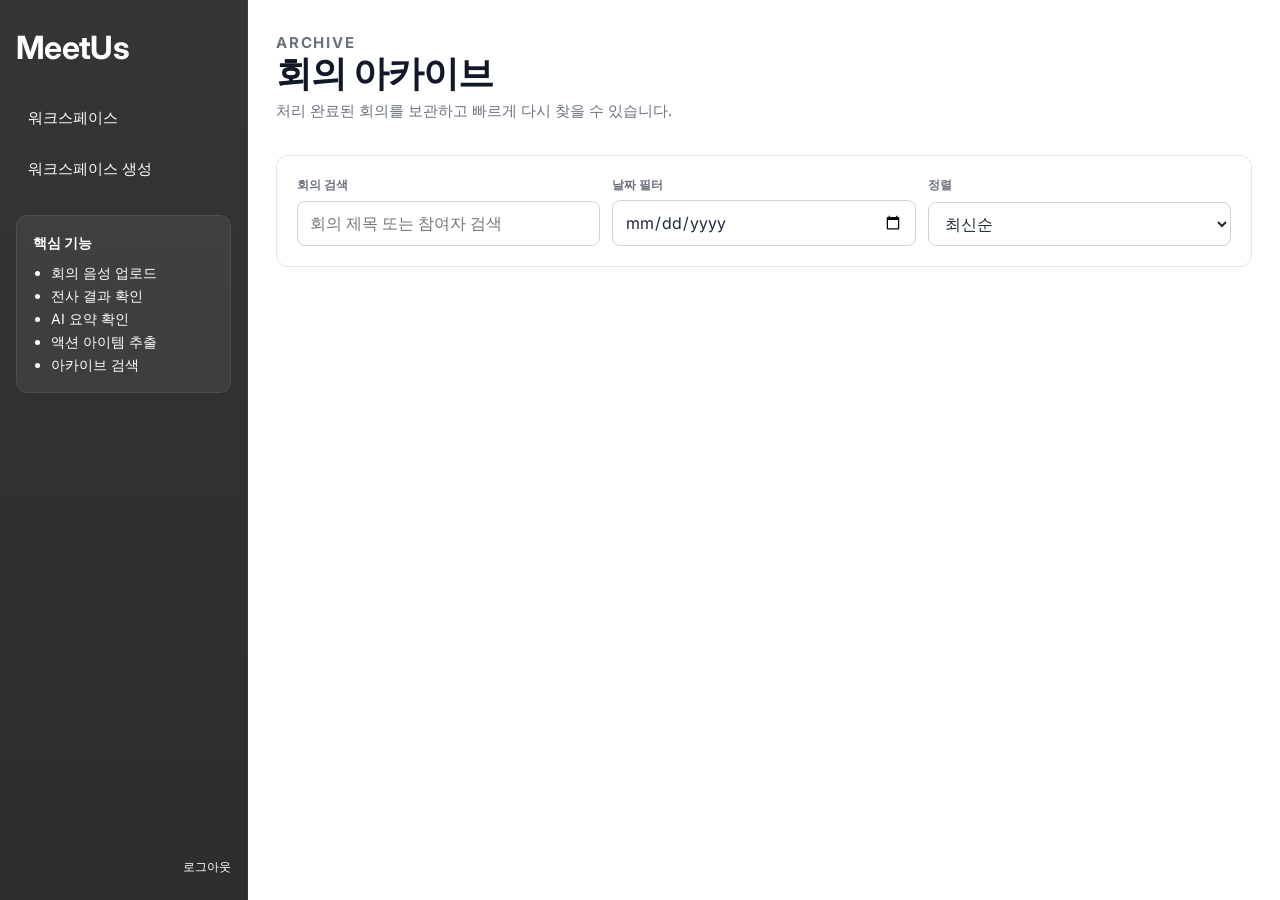
<file: frontend/archive.html>
<!doctype html>
<html lang="ko">
  <head>
    <meta charset="UTF-8" />
    <meta name="viewport" content="width=device-width, initial-scale=1.0" />
    <title>MeetUs - 아카이브</title>
    <link rel="preconnect" href="https://fonts.googleapis.com" />
    <link rel="preconnect" href="https://fonts.gstatic.com" crossorigin />
    <link href="https://fonts.googleapis.com/css2?family=Inter:wght@400;500;600;700&display=swap" rel="stylesheet" />
    <link rel="stylesheet" href="./assets/styles.css" />
  </head>
  <body>
    <main class="app-shell">
      <aside class="sidebar">
        <div class="brand-block">
          <h1>MeetUs</h1>
        </div>
        <nav class="nav-group">
          <a class="nav-item" href="./dashboard.html">대시보드</a>
          <a class="nav-item" href="./upload.html">회의 업로드</a>
          <a class="nav-item" href="./index.html">회의 목록</a>
          <a class="nav-item active" href="./archive.html">아카이브</a>
        </nav>
        <div class="sidebar-card">
          <h3>아카이브 안내</h3>
          <p>완료되었거나 실패한 회의를 중심으로 검색, 날짜 필터, 최신순 정렬을 제공합니다.</p>
        </div>
        <div class="sidebar-footer">
          <button id="logout-btn" class="sidebar-logout-btn" type="button">로그아웃</button>
        </div>
      </aside>

      <section class="content-shell">
        <header class="topbar">
          <div class="page-title">
            <p class="eyebrow">Archive</p>
            <h2>회의 아카이브</h2>
            <p>처리 완료된 회의를 보관하고 빠르게 다시 찾을 수 있습니다.</p>
          </div>
          <div class="topbar-actions">
            <span id="current-workspace" class="muted"></span>
            <span id="current-user" class="muted"></span>
          </div>
        </header>

        <section class="card">
          <div class="filters">
            <div class="field">
              <label for="search-input">회의 검색</label>
              <input id="search-input" type="search" placeholder="회의 제목 또는 참여자 검색" />
            </div>
            <div class="field">
              <label for="date-filter">날짜 필터</label>
              <input id="date-filter" type="date" />
            </div>
            <div class="field">
              <label for="sort-filter">정렬</label>
              <select id="sort-filter">
                <option value="date-desc">최신순</option>
                <option value="date-asc">오래된순</option>
              </select>
            </div>
          </div>
        </section>

        <section id="archive-list" class="meeting-list"></section>
        <div id="archive-pagination" class="pagination hidden"></div>
        <p id="empty-state" class="empty-state hidden">Archive에 표시할 회의가 없습니다.</p>
      </section>
    </main>

    <script src="./sidebar.js"></script>
    <script src="./mobile-nav.js"></script>
    <script src="./runtime-config.js"></script>
    <script type="module" src="./pages/archivePage.js"></script>
  </body>
</html>
</file>
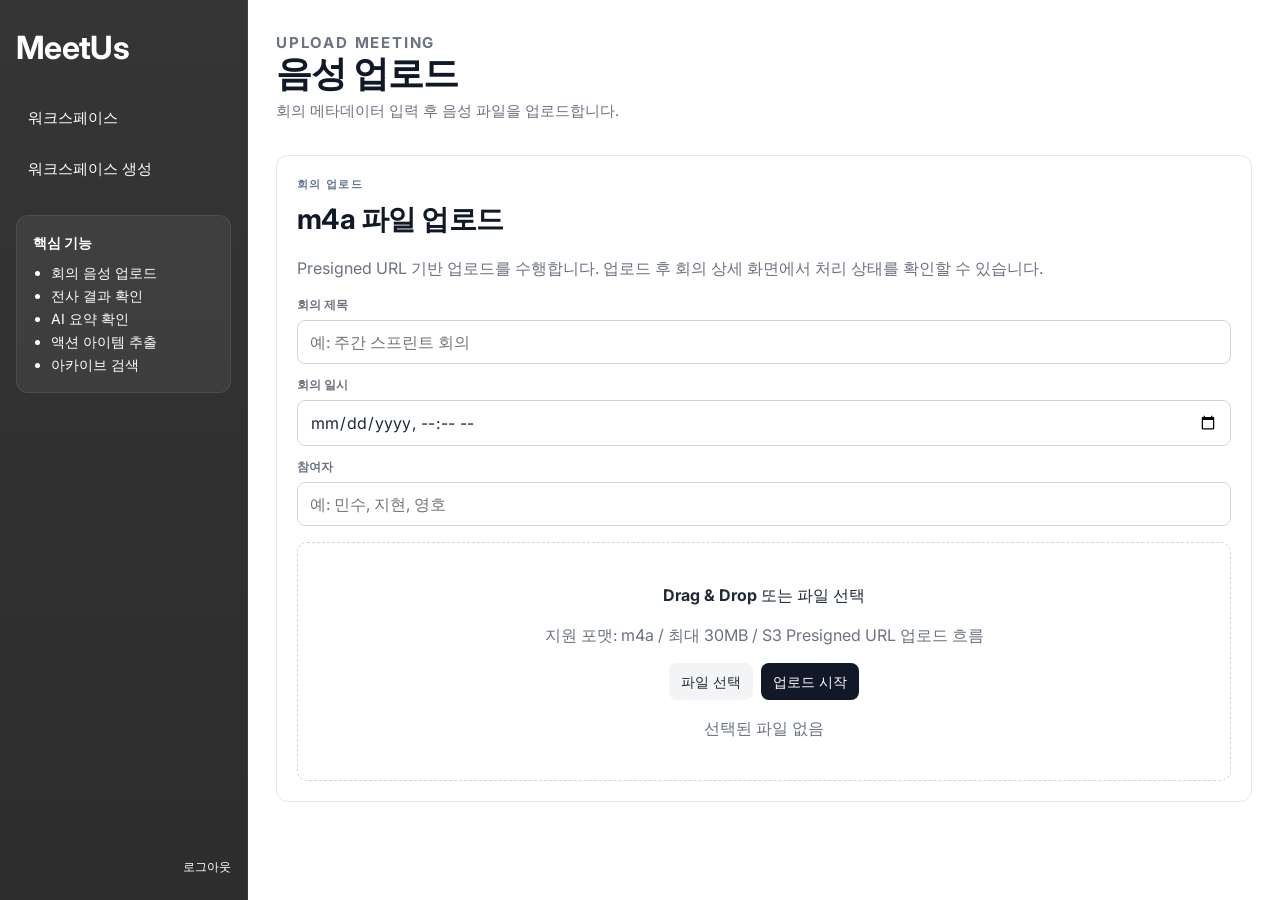
<file: frontend/upload.html>
<!doctype html>
<html lang="ko">
  <head>
    <meta charset="UTF-8" />
    <meta name="viewport" content="width=device-width, initial-scale=1.0" />
    <title>MeetUs - 회의 업로드</title>
    <link rel="preconnect" href="https://fonts.googleapis.com" />
    <link rel="preconnect" href="https://fonts.gstatic.com" crossorigin />
    <link href="https://fonts.googleapis.com/css2?family=Inter:wght@400;500;600;700&display=swap" rel="stylesheet" />
    <link rel="stylesheet" href="./assets/styles.css" />
  </head>
  <body>
    <main class="app-shell">
      <aside class="sidebar">
        <div class="brand-block">
          <h1>MeetUs</h1>
        </div>
        <nav class="nav-group">
          <a class="nav-item" href="./dashboard.html">대시보드</a>
          <a class="nav-item active" href="./upload.html">회의 업로드</a>
          <a class="nav-item" href="./index.html">회의 목록</a>
          <a class="nav-item" href="./archive.html">아카이브</a>
        </nav>
        <div class="sidebar-card">
          <h3>업로드 규칙</h3>
          <ul>
            <li>지원 포맷: m4a</li>
            <li>최대 파일 크기: 30MB</li>
            <li>Presigned URL 업로드 방식</li>
          </ul>
        </div>
        <div class="sidebar-footer">
          <button id="logout-btn" class="sidebar-logout-btn" type="button">로그아웃</button>
        </div>
      </aside>

      <section class="content-shell">
        <header class="topbar">
          <div class="page-title">
            <p class="eyebrow">Upload Meeting</p>
            <h2>음성 업로드</h2>
            <p>회의 메타데이터 입력 후 음성 파일을 업로드합니다.</p>
          </div>
          <div class="topbar-actions">
            <span id="current-workspace" class="muted"></span>
            <span id="current-user" class="muted"></span>
          </div>
        </header>

        <section id="upload-root"></section>
      </section>
    </main>

    <script src="./sidebar.js"></script>
    <script src="./mobile-nav.js"></script>
    <script src="./runtime-config.js"></script>
    <script type="module" src="./pages/uploadPage.js"></script>
  </body>
</html>
</file>
<file: frontend/assets/styles.css>
:root {
  --bg: #ffffff;
  --bg-elevated: #ffffff;
  --sidebar-bg: #2f2f2f;
  --surface: #ffffff;
  --surface-strong: #ffffff;
  --surface-subtle: #f3f4f6;
  --surface-hover: #eceef2;
  --text: #1f2937;
  --text-strong: #111827;
  --text-muted: #6b7280;
  --line: #e5e7eb;
  --line-soft: #d1d5db;
  --accent: #8fb6ff;
  --accent-soft: rgba(143, 182, 255, 0.16);
  --danger: #ff8b8b;
  --danger-soft: rgba(255, 139, 139, 0.14);
  --shadow: none;
  --space-1: 4px;
  --space-2: 8px;
  --space-3: 12px;
  --space-4: 16px;
  --space-5: 20px;
  --space-6: 24px;
  --space-7: 28px;
  --radius-sm: 8px;
  --radius-md: 10px;
  --radius-lg: 12px;
  --sidebar-width: 248px;
  --transition: 160ms ease;
}

* {
  box-sizing: border-box;
}

html,
body {
  margin: 0;
  min-height: 100%;
  background: var(--bg);
  color: var(--text);
  font-family: Inter, sans-serif;
}

body {
  line-height: 1.5;
}

a {
  color: inherit;
  text-decoration: none;
}

button,
input,
select {
  font: inherit;
}

.app-shell {
  min-height: 100vh;
}

.auth-shell {
  min-height: 100vh;
  display: grid;
  grid-template-columns: minmax(0, 1.05fr) minmax(420px, 0.95fr);
  background: #ffffff;
}

.sidebar {
  position: fixed;
  inset: 0 auto 0 0;
  width: var(--sidebar-width);
  overflow-y: auto;
  background: linear-gradient(180deg, #353535 0%, #2d2d2d 100%);
  color: var(--text);
  padding: var(--space-6) var(--space-4);
  display: flex;
  flex-direction: column;
  gap: var(--space-6);
  border-right: 1px solid rgba(255, 255, 255, 0.06);
}

.sidebar-footer {
  margin-top: auto;
  display: flex;
  justify-content: flex-end;
  padding-top: var(--space-2);
}

.sidebar-logout-btn {
  border: 0;
  background: transparent;
  color: #ffffff;
  font-size: 12px;
  font-weight: 500;
  padding: 0;
  cursor: pointer;
  transition: opacity var(--transition);
}

.sidebar-logout-btn:hover {
  opacity: 0.72;
}

.brand-block h1 {
  margin: 0;
  font-size: 32px;
  font-weight: 700;
  letter-spacing: -0.02em;
  color: #ffffff;
}

.brand-block p {
  margin: var(--space-2) 0 0;
  color: #ffffff;
  line-height: 1.55;
  font-size: 16px;
}

.nav-group {
  display: grid;
  gap: 6px;
}

.nav-item {
  display: flex;
  align-items: center;
  gap: var(--space-2);
  padding: 11px 12px;
  border-radius: var(--radius-sm);
  color: #ffffff;
  font-size: 15px;
  transition: background-color var(--transition), color var(--transition);
}

.nav-item:hover {
  background: rgba(255, 255, 255, 0.08);
}

.nav-item.active {
  background: rgba(255, 255, 255, 0.14);
  color: #ffffff;
  font-weight: 600;
}

.sidebar-card {
  padding: var(--space-4);
  border-radius: var(--radius-lg);
  background: rgba(255, 255, 255, 0.06);
  border: 1px solid rgba(255, 255, 255, 0.08);
}

.sidebar-card h3 {
  margin: 0 0 var(--space-2);
  font-size: 14px;
  color: #ffffff;
}

.sidebar-card p,
.sidebar-card li {
  color: #ffffff;
  line-height: 1.65;
  font-size: 14px;
}

.sidebar-card ul {
  margin: 0;
  padding-left: 18px;
}

.content-shell {
  min-height: 100vh;
  margin-left: var(--sidebar-width);
  width: calc(100% - var(--sidebar-width));
  padding: var(--space-6) var(--space-7) var(--space-7);
  display: grid;
  align-content: start;
  gap: var(--space-5);
  background: #ffffff;
}

.dashboard-shell {
  padding-top: 18px;
}

.topbar {
  display: grid;
  gap: var(--space-3);
}

.page-title h2 {
  margin: 0;
  color: var(--text-strong);
  font-size: 36px;
  line-height: 1.05;
  letter-spacing: -0.03em;
}

.page-title p {
  margin: var(--space-2) 0 0;
  color: var(--text-muted);
  font-size: 15px;
}

.topbar-actions {
  display: flex;
  align-items: center;
  flex-wrap: wrap;
  gap: var(--space-2);
}

.muted {
  color: var(--text-muted);
}

.eyebrow {
  margin: 0 0 6px;
  color: #64748b;
  font-size: 11px;
  font-weight: 700;
  letter-spacing: 0.12em;
  text-transform: uppercase;
}

.btn {
  display: inline-flex;
  align-items: center;
  justify-content: center;
  min-height: 36px;
  padding: 8px 12px;
  border: 0;
  border-radius: var(--radius-sm);
  background: var(--surface-subtle);
  color: var(--text);
  font-size: 14px;
  font-weight: 500;
  cursor: pointer;
  transition: background-color var(--transition), color var(--transition), opacity var(--transition);
}

.btn:hover {
  background: var(--surface-hover);
}

.btn:disabled {
  opacity: 0.48;
  cursor: not-allowed;
}

.btn-primary {
  background: var(--text-strong);
  color: #ffffff;
}

.btn-primary:hover {
  background: #383838;
}

.detail-actions,
.meeting-card-actions {
  display: flex;
  align-items: center;
  gap: var(--space-2);
  flex-wrap: wrap;
}

.meeting-card-delete {
  border: 0;
  background: transparent;
  color: #b42318;
  font-size: 14px;
  font-weight: 500;
  cursor: pointer;
  padding: 0;
}

.meeting-card-delete:hover {
  opacity: 0.72;
}

.btn-danger {
  background: var(--danger-soft);
  color: #ffd0d0;
}

.btn-danger:hover {
  background: rgba(255, 139, 139, 0.22);
}

.link {
  color: #383838;
  font-size: 14px;
  font-weight: 600;
}

.link:hover {
  color: #111827;
}

.card,
.metric-card,
.meeting-card {
  background: var(--surface);
  border: 1px solid var(--line);
  border-radius: var(--radius-lg);
  box-shadow: none;
}

.card {
  padding: var(--space-5);
}

.metric-card {
  padding: var(--space-4);
}

.meeting-card {
  display: grid;
  gap: var(--space-4);
  padding: var(--space-5);
}

.card-head,
.meeting-card-head,
.meeting-card-foot,
.todo-item-head,
.transcript-item-head,
.todo-group-title {
  display: flex;
  justify-content: space-between;
  align-items: flex-start;
  gap: var(--space-3);
}

.card-head {
  margin-bottom: var(--space-4);
}

.card-head h3,
.meeting-card h3,
.meeting-card h4,
.todo-item h4,
.todo-group-card h4 {
  margin: 0;
  font-size: 19px;
  color: var(--text-strong);
  letter-spacing: -0.02em;
}

.card-head p,
.meeting-card p,
.summary-box,
.transcript-item p,
.todo-item p {
  color: var(--text-muted);
}

.grid-two {
  display: grid;
  grid-template-columns: 1.18fr 0.82fr;
  gap: var(--space-5);
}

.grid-three {
  display: grid;
  grid-template-columns: repeat(3, minmax(0, 1fr));
  gap: var(--space-5);
}

.metrics-grid {
  display: grid;
  grid-template-columns: repeat(4, minmax(0, 1fr));
  gap: var(--space-4);
}

.metric-card strong {
  display: block;
  margin-top: var(--space-3);
  color: var(--text-strong);
  font-size: 30px;
  line-height: 1;
}

.filters {
  display: flex;
  gap: var(--space-3);
  flex-wrap: wrap;
}

.field {
  display: grid;
  gap: 6px;
  min-width: 0;
  flex: 1 1 0;
}

.field label,
.field span {
  color: var(--text-muted);
  font-size: 12px;
  font-weight: 600;
}

.field input,
.field select {
  min-height: 40px;
  border: 1px solid var(--line-soft);
  border-radius: var(--radius-sm);
  background: var(--surface-strong);
  padding: 9px 12px;
  color: var(--text);
  outline: none;
  transition: border-color var(--transition), background-color var(--transition);
}

.input-with-icon {
  position: relative;
}

.input-with-icon .input-icon {
  position: absolute;
  left: 12px;
  top: 50%;
  transform: translateY(-50%);
  color: var(--text-strong);
  font-size: 14px;
  line-height: 1;
  pointer-events: none;
}

.input-with-icon .input-icon svg {
  display: block;
  width: 16px;
  height: 16px;
  fill: currentColor;
}

.input-with-icon input {
  padding-left: 34px;
}

.field input:focus,
.field select:focus {
  border-color: var(--accent);
  background: #ffffff;
}

.meeting-list,
.workspace-list,
.todo-group,
.todo-list,
.transcript-box,
.workspace-side-stack {
  display: grid;
  gap: var(--space-4);
}

.pagination {
  display: flex;
  align-items: center;
  justify-content: center;
  flex-wrap: wrap;
  gap: var(--space-2);
  margin-top: var(--space-5);
}

.meeting-card-meta {
  display: flex;
  flex-wrap: wrap;
  gap: var(--space-3);
  color: var(--text-muted);
  font-size: 13px;
}

.meeting-card-summary {
  margin: 0;
  line-height: 1.6;
  color: var(--text-muted);
}

.badge {
  display: inline-flex;
  align-items: center;
  border-radius: 6px;
  padding: 4px 8px;
  font-size: 11px;
  font-weight: 700;
  line-height: 1;
  letter-spacing: 0.04em;
}

.stage-UPLOADED {
  background: #eef2f7;
  color: #475569;
}

.stage-TRANSCRIBING {
  background: #e8f0ff;
  color: #365da8;
}

.stage-SUMMARIZING {
  background: #fff4df;
  color: #9a6700;
}

.stage-COMPLETED {
  background: #eaf8f1;
  color: #0f766e;
}

.stage-FAILED {
  background: #fbeaea;
  color: #b91c1c;
}

.card.stage-UPLOADED,
.card.stage-TRANSCRIBING,
.card.stage-SUMMARIZING,
.card.stage-COMPLETED,
.card.stage-FAILED {
  border-color: transparent;
}

.upload-zone {
  border: 1px solid var(--line);
  border-radius: var(--radius-lg);
  background: var(--surface);
  padding: var(--space-5);
  box-shadow: var(--shadow);
}

.upload-zone.dragover,
.upload-drop:hover {
  background: #f8fafc;
}

.upload-header h3 {
  margin: 0;
  color: var(--text-strong);
  font-size: 28px;
  letter-spacing: -0.02em;
}

.upload-form {
  display: grid;
  gap: var(--space-3);
  margin-top: var(--space-4);
}

.upload-drop {
  margin-top: var(--space-4);
  padding: var(--space-6);
  border-radius: var(--radius-md);
  border: 1px dashed var(--line-soft);
  background: var(--surface-strong);
  text-align: center;
  transition: background-color var(--transition), border-color var(--transition);
}

.upload-actions,
.progress-meta,
.inline-actions,
.summary-actions,
.workspace-actions {
  display: flex;
  gap: var(--space-2);
  align-items: center;
}

.upload-actions {
  justify-content: center;
  margin-top: var(--space-4);
}

.upload-progress {
  margin-top: var(--space-4);
  padding: var(--space-4);
  border: 1px solid var(--line);
  border-radius: var(--radius-md);
  background: var(--surface-strong);
}

.progress-meta {
  justify-content: space-between;
}

.progress-wrap {
  width: 100%;
  height: 6px;
  margin-top: var(--space-3);
  border-radius: 999px;
  background: #e5e7eb;
  overflow: hidden;
}

.progress-bar {
  height: 100%;
  width: 0;
  background: var(--accent);
  transition: width 0.2s ease;
}

.detail-layout,
.workspace-grid {
  display: grid;
  gap: var(--space-5);
}

.detail-layout {
  grid-template-columns: 1.1fr 0.9fr;
}

.workspace-grid {
  grid-template-columns: minmax(0, 1fr) 320px;
}

.workspace-sticky-card {
  position: sticky;
  top: var(--space-6);
  align-self: start;
  height: fit-content;
}

.workspace-mobile-search-card {
  display: none;
}

.auth-form.workspace-search-form {
  display: flex;
  align-items: end;
  gap: var(--space-2);
  margin-top: var(--space-3);
}

.auth-form.workspace-search-form .field {
  flex: 1 1 auto;
  margin: 0;
}

.auth-form.workspace-search-form .input-with-icon {
  width: 100%;
}

.auth-form.workspace-search-form .workspace-search-input {
  width: 100%;
}

.auth-form.workspace-search-form .btn {
  flex: 0 0 auto;
  width: 60px;
  min-width: 60px;
  min-height: 45px;
  height: 45px;
  padding: 0 10px;
}

.workspace-text-button {
  margin-top: 0;
  width: fit-content;
  display: inline-flex;
  text-align: left;
  min-height: auto;
  padding: 0;
}

.workspace-actions .auth-switch-link.workspace-text-button {
  width: fit-content;
  display: inline-flex;
  padding: 0;
  min-height: auto;
  text-align: center;
  margin-left: auto;
  margin-right: auto;
}

.workspace-actions .workspace-leave-btn {
  width: 100%;
}

@media (min-width: 1081px) {
  .dashboard-page {
    overflow: hidden;
  }

  .dashboard-page .app-shell {
    height: 100vh;
    overflow: hidden;
  }

  .dashboard-page .content-shell.dashboard-shell {
    height: 100vh;
    min-height: 100vh;
    overflow: hidden;
    grid-template-rows: auto auto minmax(0, 1fr);
    align-content: stretch;
  }

  .dashboard-page .dashboard-lists-grid {
    min-height: 0;
  }

  .dashboard-page .dashboard-scroll-card {
    display: flex;
    flex-direction: column;
    min-height: 0;
  }

  .dashboard-page .dashboard-scroll-content {
    min-height: 0;
    overflow-y: auto;
    padding-right: 4px;
  }
}

.transcript-item,
.todo-group-card,
.todo-item {
  border: 1px solid var(--line);
  background: var(--surface-strong);
}

.transcript-item {
  border-radius: var(--radius-md);
  padding: var(--space-4);
}

.transcript-item strong {
  color: var(--text-strong);
  font-size: 14px;
}

.transcript-item p {
  margin: 0;
  line-height: 1.7;
}

.todo-group-card {
  border-radius: var(--radius-md);
  padding: var(--space-4);
}

.todo-item {
  border-radius: var(--radius-sm);
  padding: var(--space-3);
}

.todo-item p {
  margin: var(--space-2) 0 0;
  line-height: 1.6;
}

.summary-box {
  line-height: 1.7;
  white-space: pre-wrap;
}

.empty-state {
  padding: var(--space-5);
  border-radius: var(--radius-md);
  border: 1px dashed var(--line-soft);
  background: #f9fafb;
  text-align: center;
  color: var(--text-muted);
}

.modal-overlay {
  position: fixed;
  inset: 0;
  display: none;
  align-items: center;
  justify-content: center;
  background: rgba(10, 10, 10, 0.55);
  padding: var(--space-4);
  z-index: 50;
}

.modal-overlay.active {
  display: flex;
}

.modal-panel,
.auth-card {
  background: var(--surface);
  border: 1px solid var(--line);
  border-radius: var(--radius-lg);
  box-shadow: none;
}

.modal-panel {
  width: min(100%, 480px);
  padding: var(--space-6);
}

.modal-actions {
  display: flex;
  justify-content: flex-end;
  gap: var(--space-2);
  margin-top: var(--space-5);
}

.auth-panel {
  color: var(--text);
  padding: 56px;
  display: flex;
  flex-direction: column;
  justify-content: center;
  gap: var(--space-6);
  background: linear-gradient(180deg, #3f3f3f 0%, #2f2f2f 100%);
}

.auth-panel h1 {
  margin: 0;
  color: #ffffff;
  font-size: 42px;
  line-height: 1.06;
  letter-spacing: -0.03em;
}

.auth-panel p {
  margin: 0;
  color: rgba(245, 247, 251, 0.78);
}

.auth-card-wrap {
  padding: 48px;
  display: flex;
  align-items: center;
  justify-content: center;
  background: #ffffff;
}

.auth-card {
  width: min(100%, 440px);
  padding: var(--space-6);
}

.auth-card h2 {
  margin: 0;
  color: var(--text-strong);
  font-size: 30px;
  letter-spacing: -0.02em;
}

.auth-form {
  display: grid;
  gap: var(--space-3);
  margin-top: var(--space-4);
}

.auth-switch-link {
  margin-top: var(--space-2);
  border: 0;
  background: transparent !important;
  color: var(--text-muted);
  font-size: 14px;
  padding: 0;
  width: 100%;
  display: block;
  text-align: center;
  cursor: pointer;
}

.auth-switch-link:hover {
  color: var(--text-strong);
  text-decoration: underline;
}

.auth-helper {
  margin-top: var(--space-5);
  padding-top: var(--space-5);
  border-top: 1px solid var(--line);
}

.hidden {
  display: none;
}

.mobile-topbar,
.mobile-nav-backdrop {
  display: none;
}

.mobile-topbar {
  align-items: center;
  justify-content: space-between;
  padding: 0 var(--space-4);
  height: 56px;
  background: linear-gradient(180deg, #353535 0%, #2d2d2d 100%);
  color: #ffffff;
  border-bottom: 1px solid rgba(255, 255, 255, 0.08);
  position: fixed;
  top: 0;
  left: 0;
  right: 0;
  z-index: 1400;
}

.mobile-topbar-brand {
  font-size: 22px;
  font-weight: 700;
  letter-spacing: -0.02em;
}

.mobile-nav-toggle {
  border: 0;
  background: transparent;
  color: #ffffff;
  font-size: 24px;
  line-height: 1;
  padding: 0;
  cursor: pointer;
}

.mobile-nav-backdrop {
  position: fixed;
  inset: 0;
  border: 0;
  padding: 0;
  background: rgba(0, 0, 0, 0.5);
  z-index: 1300;
}

@media (max-width: 1080px) {
  .mobile-topbar {
    display: flex;
  }

  .app-shell {
    padding-top: 56px;
  }

  .mobile-nav-backdrop {
    display: block;
    opacity: 0;
    pointer-events: none;
    transition: opacity var(--transition);
  }

  body.nav-open .mobile-nav-backdrop {
    opacity: 1;
    pointer-events: auto;
  }

  .sidebar {
    position: fixed;
    top: 0;
    right: 0;
    bottom: 0;
    left: auto;
    width: min(82vw, 320px);
    height: 100vh;
    border-right: 0;
    border-left: 1px solid rgba(255, 255, 255, 0.08);
    transform: translateX(100%);
    transition: transform var(--transition);
    z-index: 1500;
  }

  body.nav-open .sidebar {
    transform: translateX(0);
  }

  .content-shell {
    margin-left: 0;
    width: 100%;
    padding: var(--space-5);
  }

  .auth-shell,
  .workspace-grid,
  .detail-layout,
  .grid-two,
  .grid-three {
    grid-template-columns: 1fr;
  }

  .workspace-side-stack {
    display: none;
  }

  .workspace-mobile-search-card {
    display: block;
    border: 0;
    padding: 0;
  }

  .workspace-main-column {
    display: grid;
    gap: var(--space-4);
  }

  .auth-panel {
    display: none;
  }

  .metrics-grid {
    grid-template-columns: repeat(2, minmax(0, 1fr));
  }
}

@media (max-width: 768px) {
  .auth-shell {
    grid-template-columns: 1fr;
  }

  .auth-panel {
    display: none;
  }

  .content-shell,
  .auth-panel,
  .auth-card-wrap {
    padding: var(--space-4);
  }

  .page-title h2 {
    font-size: 30px;
  }

  .metrics-grid {
    grid-template-columns: 1fr;
  }

  .topbar-actions,
  .meeting-card-foot,
  .card-head,
  .summary-actions,
  .upload-actions,
  .modal-actions,
  .inline-actions,
  .workspace-actions {
    flex-direction: column;
    align-items: stretch;
  }

  .workspace-card-head {
    flex-direction: row;
    align-items: flex-start;
  }

  .workspace-card-head .btn {
    width: auto;
    min-height: 32px;
    padding: 6px 10px;
    font-size: 13px;
    align-self: flex-start;
  }

  .topbar-actions .btn,
  .summary-actions .btn,
  .upload-actions .btn,
  .modal-actions .btn,
  .inline-actions .btn {
    width: 100%;
  }
}

@media (max-height: 760px) {
  .auth-shell {
    grid-template-columns: 1fr;
  }

  .auth-panel {
    display: none;
  }
}
</file>
